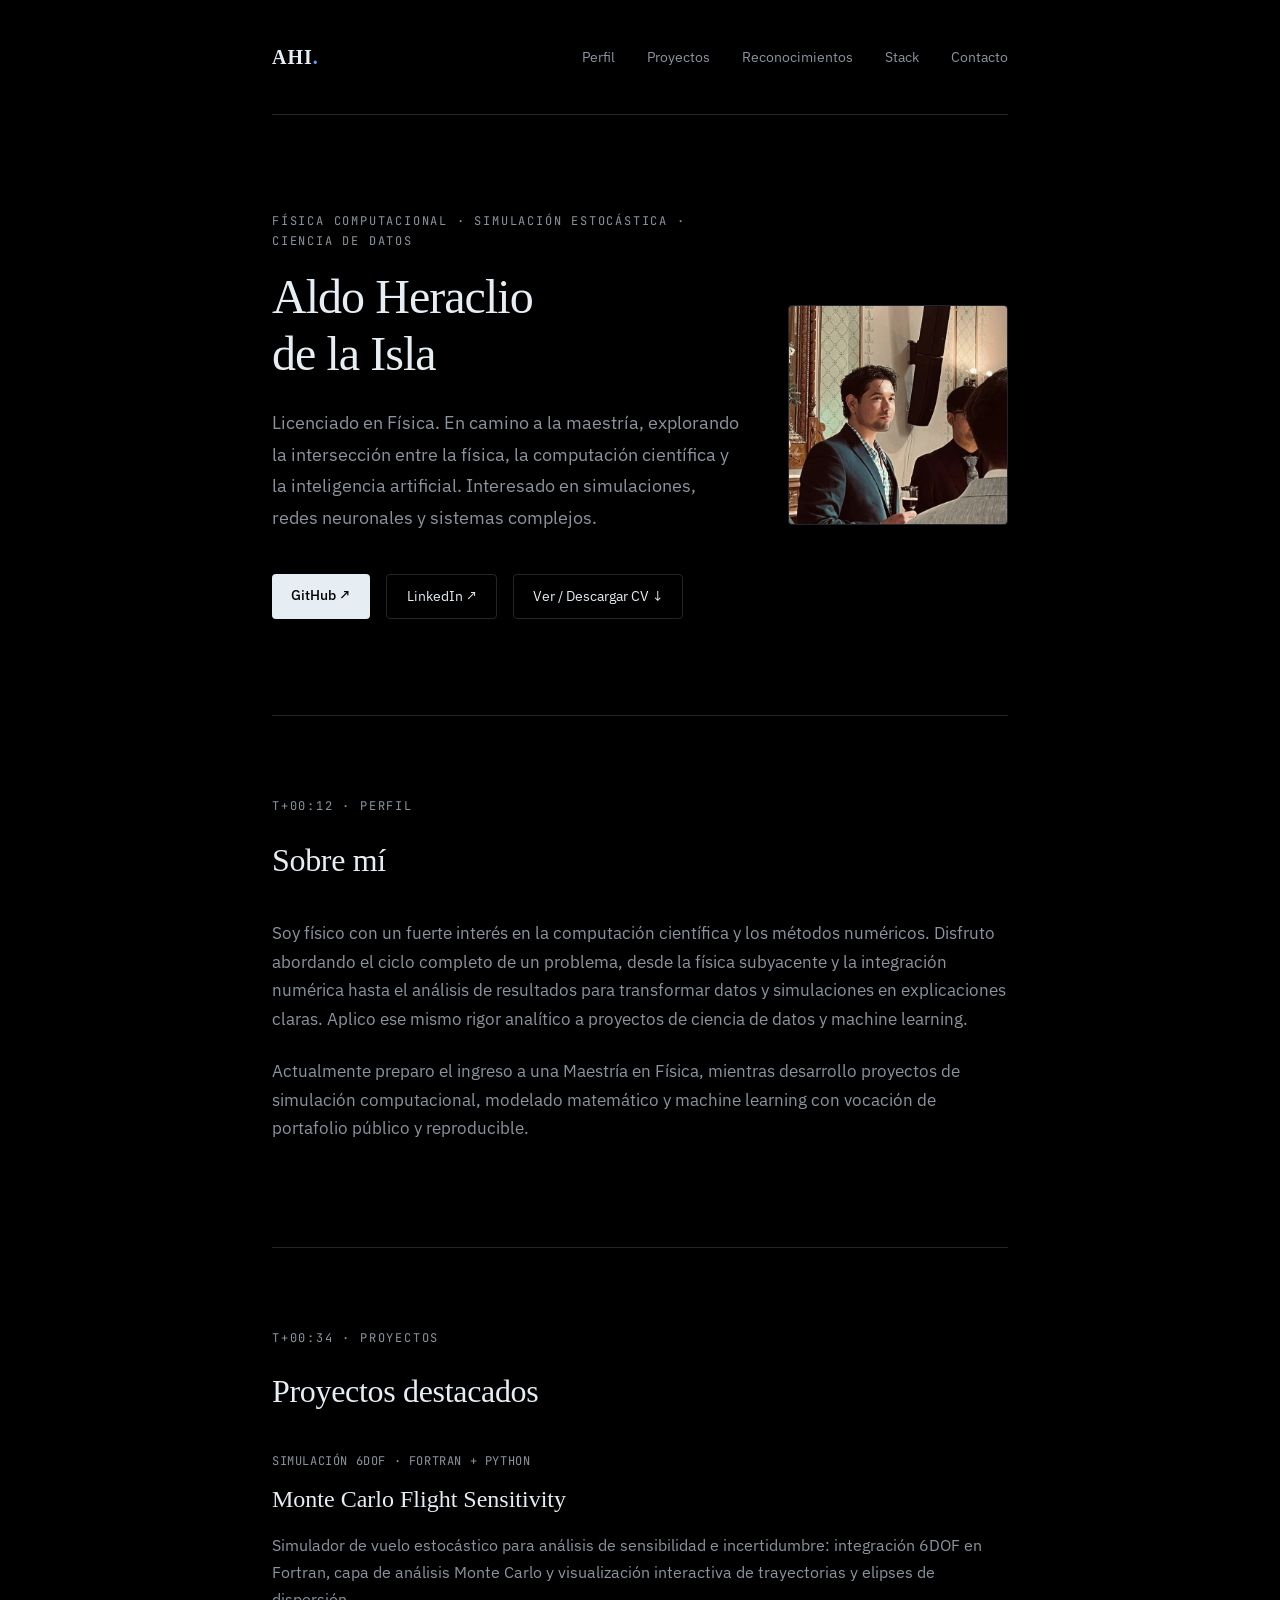
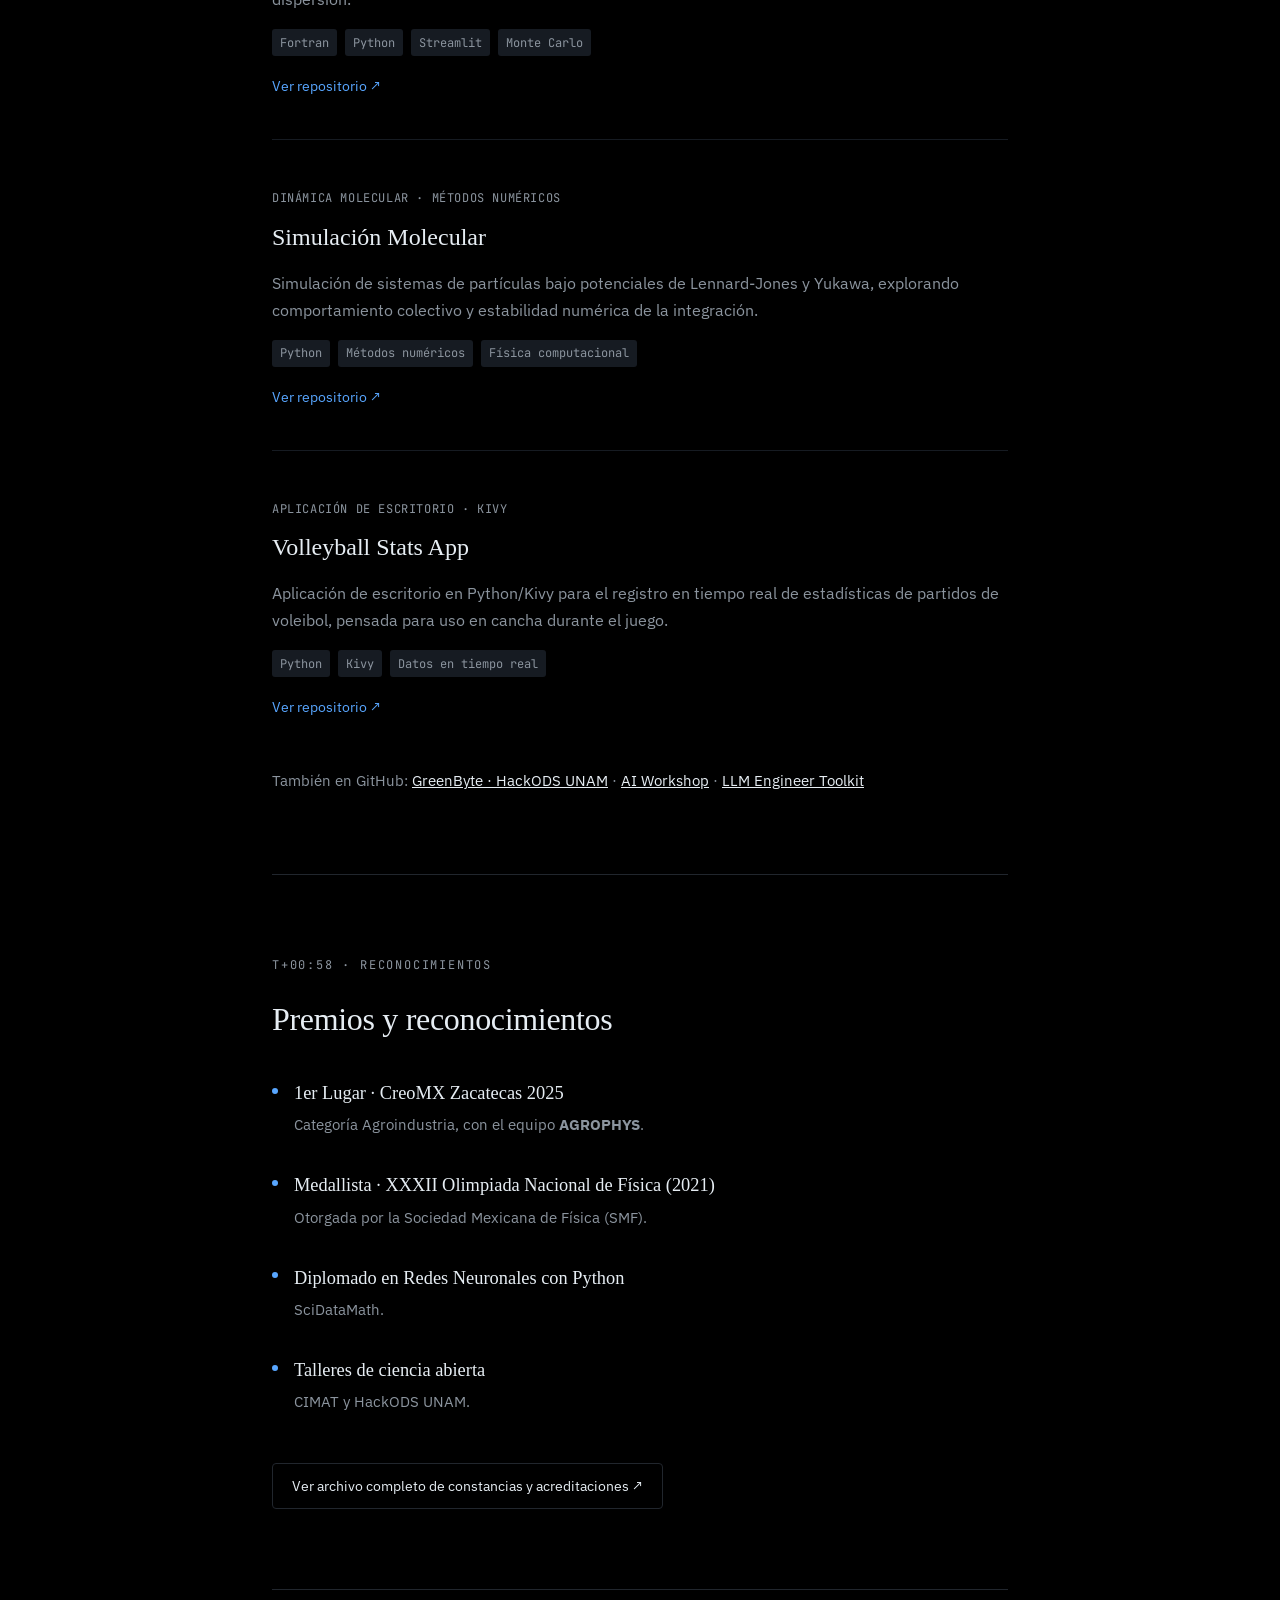
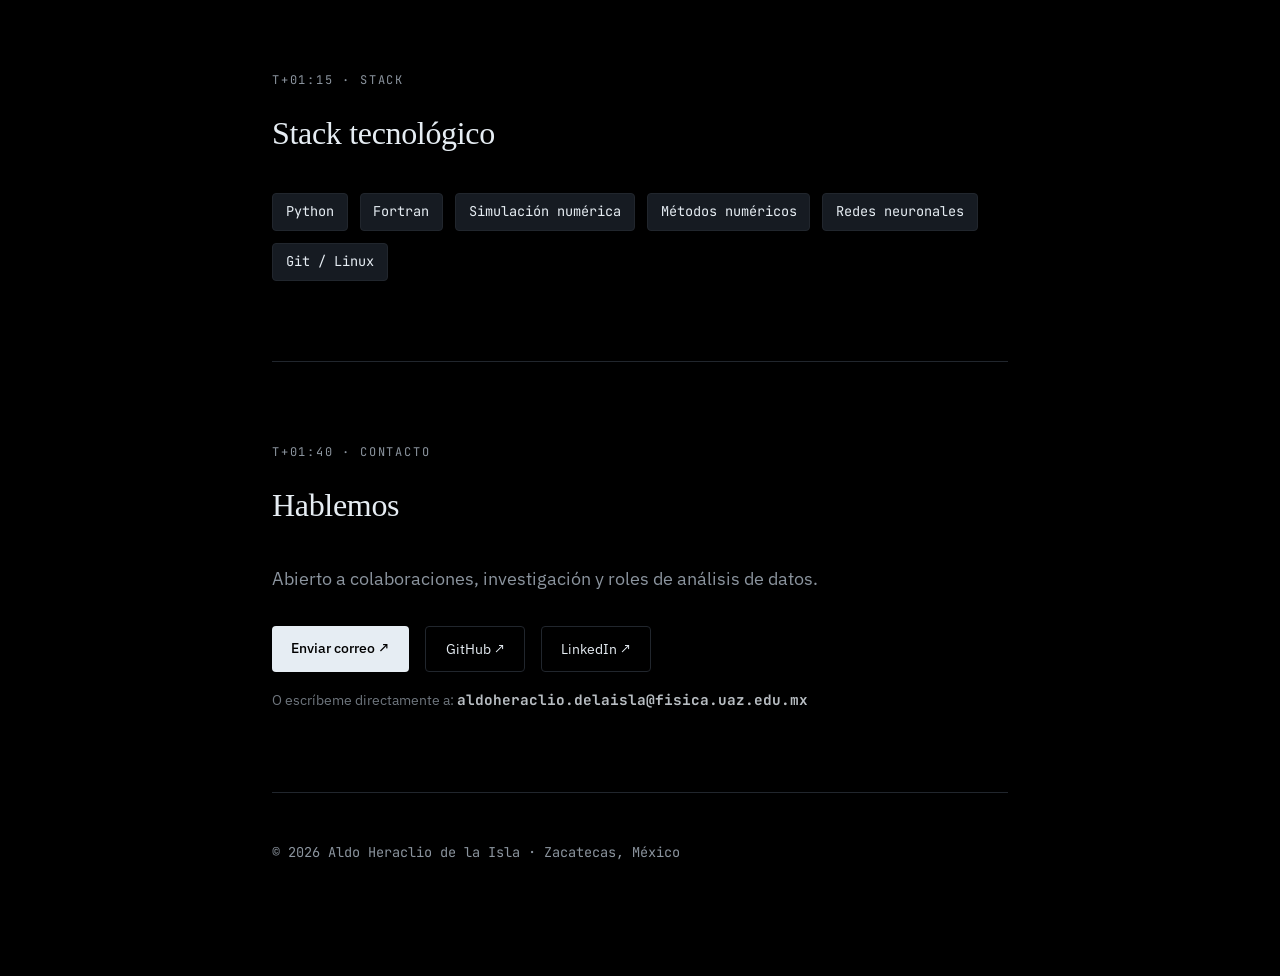
<file: index.html>
<!DOCTYPE html>
<html lang="es">
<head>
<meta charset="UTF-8">
<meta name="viewport" content="width=device-width, initial-scale=1.0">
<title>Aldo Heraclio de la Isla · Física Computacional & Simulación</title>
<meta name="description" content="Portafolio de Aldo Heraclio de la Isla — física computacional, simulación numérica, modelado estocástico e inteligencia artificial.">

<link rel="preconnect" href="https://fonts.googleapis.com">
<link rel="preconnect" href="https://fonts.gstatic.com" crossorigin>
<link href="https://fonts.googleapis.com/css2?family=JetBrains+Mono:wght@400;500;600;700&family=IBM+Plex+Sans:wght@400;500;600&display=swap" rel="stylesheet">

<link rel="stylesheet" href="css/style.css">
</head>
<body>

<div class="grid-overlay" aria-hidden="true"></div>

<!-- NAV -->
<header class="nav" id="nav">
  <a href="#top" class="nav__logo">AHI<span class="dot">.</span></a>
  <nav class="nav__links">
    <a href="#about">Perfil</a>
    <a href="#projects">Proyectos</a>
    <a href="#awards">Reconocimientos</a>
    <a href="#skills">Stack</a>
    <a href="#contact">Contacto</a>
  </nav>
  <button class="nav__toggle" id="navToggle" aria-label="Abrir menú" aria-expanded="false">
    <span></span><span></span><span></span>
  </button>
</header>

<!-- HERO -->
<section class="hero" id="top">
  <div class="hero__container">
    <div class="hero__content">
      <p class="eyebrow">FÍSICA COMPUTACIONAL · SIMULACIÓN ESTOCÁSTICA · CIENCIA DE DATOS</p>
      <h1 class="hero__title">Aldo Heraclio<br>de la Isla</h1>
      <p class="hero__subtitle">
       Licenciado en Física. En camino a la maestría, explorando la intersección entre la física, 
       la computación científica y la inteligencia artificial. Interesado en simulaciones, redes neuronales y sistemas complejos.
      </p>

      <div class="hero__cta">
        <a href="https://github.com/IslaDAldo" target="_blank" rel="noopener" class="btn btn--primary">
          GitHub ↗
        </a>
        <a href="https://www.linkedin.com/in/aldo-heraclio-de-la-isla/" target="_blank" rel="noopener" class="btn btn--ghost">
          LinkedIn ↗
        </a>
        <a href="cv.html" class="btn btn--ghost">
          Ver / Descargar CV ↓
        </a>
      </div>
    </div>

    <div class="hero__image-wrapper">
      <img src="assets/img/profile.jpg" alt="Aldo Heraclio de la Isla" class="hero__image">
    </div>
  </div>
</section>

<!-- ABOUT -->
<section class="section" id="about">
  <p class="section__tag">T+00:12 · PERFIL</p>
  <div class="section__body">
    <h2 class="section__title">Sobre mí</h2>
    <p>
      Soy físico con un fuerte interés en la computación científica y los métodos numéricos. 
      Disfruto abordando el ciclo completo de un problema, desde la física subyacente y la integración 
      numérica hasta el análisis de resultados para transformar datos y simulaciones en explicaciones claras. 
      Aplico ese mismo rigor analítico a proyectos de ciencia de datos y machine learning. 

    </p>
    <p>
      Actualmente preparo el ingreso a una Maestría en Física, mientras desarrollo proyectos de
      simulación computacional, modelado matemático y machine learning con vocación de portafolio
      público y reproducible.
    </p>
  </div>
</section>

<!-- PROJECTS -->
<section class="section" id="projects">
  <p class="section__tag">T+00:34 · PROYECTOS</p>
  <h2 class="section__title">Proyectos destacados</h2>

  <div class="cards">
    <article class="card">
      <p class="card__meta">SIMULACIÓN 6DOF · FORTRAN + PYTHON</p>
      <h3 class="card__title">Monte Carlo Flight Sensitivity</h3>
      <p class="card__desc">
        Simulador de vuelo estocástico para análisis de sensibilidad e incertidumbre:
        integración 6DOF en Fortran, capa de análisis Monte Carlo y visualización
        interactiva de trayectorias y elipses de dispersión.
      </p>
      <div class="card__tags"><span>Fortran</span><span>Python</span><span>Streamlit</span><span>Monte Carlo</span></div>
      <a href="https://github.com/IslaDAldo/Monte_Carlo_Flight_Sensitivity" target="_blank" rel="noopener" class="card__link">Ver repositorio ↗</a>
    </article>

    <article class="card">
      <p class="card__meta">DINÁMICA MOLECULAR · MÉTODOS NUMÉRICOS</p>
      <h3 class="card__title">Simulación Molecular</h3>
      <p class="card__desc">
        Simulación de sistemas de partículas bajo potenciales de Lennard-Jones y Yukawa,
        explorando comportamiento colectivo y estabilidad numérica de la integración.
      </p>
      <div class="card__tags"><span>Python</span><span>Métodos numéricos</span><span>Física computacional</span></div>
      <a href="https://github.com/IslaDAldo/Simulacion-Molecular" target="_blank" rel="noopener" class="card__link">Ver repositorio ↗</a>
    </article>

    <article class="card">
      <p class="card__meta">APLICACIÓN DE ESCRITORIO · KIVY</p>
      <h3 class="card__title">Volleyball Stats App</h3>
      <p class="card__desc">
        Aplicación de escritorio en Python/Kivy para el registro en tiempo real de
        estadísticas de partidos de voleibol, pensada para uso en cancha durante el juego.
      </p>
      <div class="card__tags"><span>Python</span><span>Kivy</span><span>Datos en tiempo real</span></div>
      <a href="https://github.com/IslaDAldo/Volleyball_Stats_App" target="_blank" rel="noopener" class="card__link">Ver repositorio ↗</a>
    </article>
  </div>

  <p class="cards__more">
    También en GitHub:
    <a href="https://github.com/IslaDAldo/GreenByte_HackODS_UNAM" target="_blank" rel="noopener">GreenByte · HackODS UNAM</a> ·
    <a href="https://github.com/IslaDAldo/AI_Workshop" target="_blank" rel="noopener">AI Workshop</a> ·
    <a href="https://github.com/IslaDAldo/llm-engineer-toolkit" target="_blank" rel="noopener">LLM Engineer Toolkit</a>
  </p>
</section>

<!-- AWARDS -->
<section class="section" id="awards">
  <p class="section__tag">T+00:58 · RECONOCIMIENTOS</p>
  <h2 class="section__title">Premios y reconocimientos</h2>

  <ul class="awards">
    <li class="award">
      <span class="award__mark"></span>
      <div>
        <h3>1er Lugar · CreoMX Zacatecas 2025</h3>
        <p>Categoría Agroindustria, con el equipo <strong>AGROPHYS</strong>.</p>
      </div>
    </li>
    <li class="award">
      <span class="award__mark"></span>
      <div>
        <h3>Medallista · XXXII Olimpiada Nacional de Física (2021)</h3>
        <p>Otorgada por la Sociedad Mexicana de Física (SMF).</p>
      </div>
    </li>
    <li class="award">
      <span class="award__mark"></span>
      <div>
        <h3>Diplomado en Redes Neuronales con Python</h3>
        <p>SciDataMath.</p>
      </div>
    </li>
    <li class="award">
      <span class="award__mark"></span>
      <div>
        <h3>Talleres de ciencia abierta</h3>
        <p>CIMAT y HackODS UNAM.</p>
      </div>
    </li>
  </ul>

  <!-- Botón discreto que lleva a la página secundaria de constancias -->
  <div style="margin-top: 3rem;">
    <a href="constancias.html" class="btn btn--ghost">
      Ver archivo completo de constancias y acreditaciones ↗
    </a>
  </div>
</section>

<!-- SKILLS -->
<section class="section" id="skills">
  <p class="section__tag">T+01:15 · STACK</p>
  <h2 class="section__title">Stack tecnológico</h2>

  <div class="skills">
    <span class="skill">Python</span>
    <span class="skill">Fortran</span>
    <span class="skill">Simulación numérica</span>
    <span class="skill">Métodos numéricos</span>
    <span class="skill">Redes neuronales</span>
    <span class="skill">Git / Linux</span>
  </div>
</section>

<!-- CONTACT -->
<section class="section section--contact" id="contact">
  <p class="section__tag">T+01:40 · CONTACTO</p>
  <h2 class="section__title">Hablemos</h2>
  <p class="contact__lead">Abierto a colaboraciones, investigación y roles de análisis de datos.</p>

  <div class="contact__links">
    <a href="mailto:aldoheraclio.delaisla@fisica.uaz.edu.mx" class="btn btn--primary">Enviar correo ↗</a>
    <a href="https://github.com/IslaDAldo" target="_blank" rel="noopener" class="btn btn--ghost">GitHub ↗</a>
    <a href="https://www.linkedin.com/in/aldo-heraclio-de-la-isla/" target="_blank" rel="noopener" class="btn btn--ghost">LinkedIn ↗</a>
  </div>
  <p class="contact__direct-email" style="margin-top: 1rem; font-size: 0.9rem; opacity: 0.8;">
    O escríbeme directamente a: <strong>aldoheraclio.delaisla@fisica.uaz.edu.mx</strong>
  </p>
</section>

<footer class="footer">
  <p>© <span id="year"></span> Aldo Heraclio de la Isla · Zacatecas, México</p>
</footer>

<script src="js/main.js"></script>
</body>
</html>
</file>
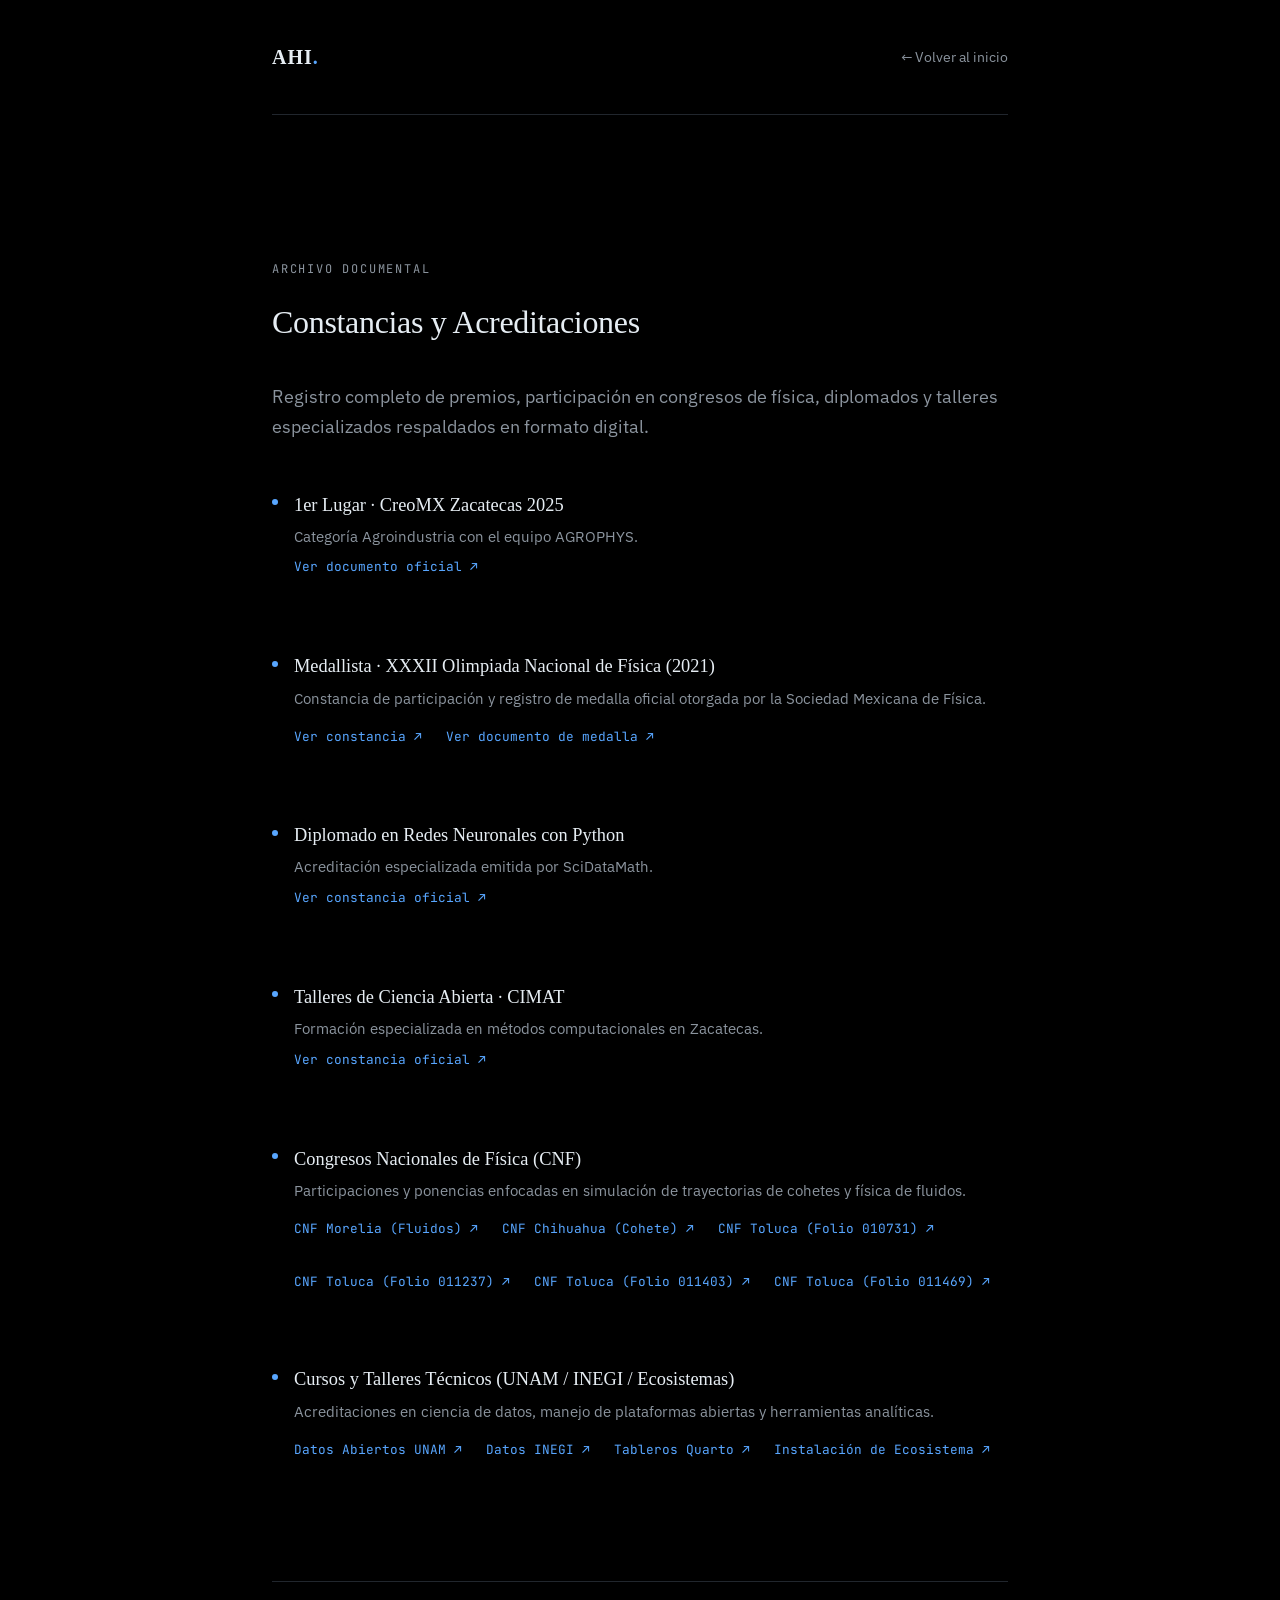
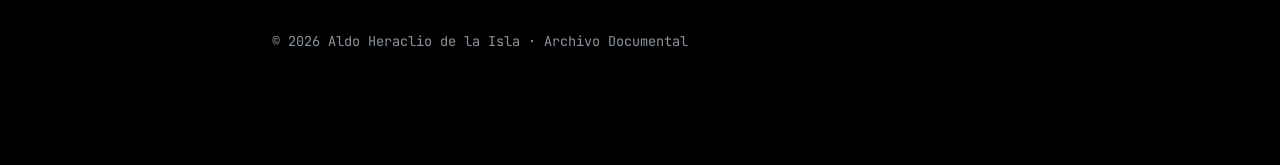
<file: constancias.html>
<!DOCTYPE html>
<html lang="es">
<head>
<meta charset="UTF-8">
<meta name="viewport" content="width=device-width, initial-scale=1.0">
<title>Archivo de Constancias · Aldo Heraclio de la Isla</title>
<meta name="description" content="Repositorio documental y constancias oficiales de Aldo Heraclio de la Isla.">

<link rel="preconnect" href="https://fonts.googleapis.com">
<link rel="preconnect" href="https://fonts.gstatic.com" crossorigin>
<link href="https://fonts.googleapis.com/css2?family=JetBrains+Mono:wght@400;500;600;700&family=IBM+Plex+Sans:wght@400;500;600&display=swap" rel="stylesheet">

<link rel="stylesheet" href="css/style.css">
</head>
<body>

<!-- NAV -->
<header class="nav" id="nav">
  <a href="index.html" class="nav__logo">AHI<span class="dot">.</span></a>
  <nav class="nav__links">
    <a href="index.html#top">← Volver al inicio</a>
  </nav>
</header>

<!-- SECTION -->
<section class="section" style="border-bottom: none;">
  <p class="section__tag">ARCHIVO DOCUMENTAL</p>
  <h2 class="section__title">Constancias y Acreditaciones</h2>
  <p class="contact__lead" style="margin-bottom: 3rem;">
    Registro completo de premios, participación en congresos de física, diplomados y talleres especializados respaldados en formato digital.
  </p>

  <ul class="awards">
    <li class="award" style="margin-bottom: 2.5rem;">
      <span class="award__mark"></span>
      <div>
        <h3>1er Lugar · CreoMX Zacatecas 2025</h3>
        <p>Categoría Agroindustria con el equipo AGROPHYS.</p>
        <a href="assets/pdf/CreoMX_Zacatecas.jpeg" target="_blank" rel="noopener" class="award__link">Ver documento oficial ↗</a>
      </div>
    </li>

    <li class="award" style="margin-bottom: 2.5rem;">
      <span class="award__mark"></span>
      <div>
        <h3>Medallista · XXXII Olimpiada Nacional de Física (2021)</h3>
        <p>Constancia de participación y registro de medalla oficial otorgada por la Sociedad Mexicana de Física.</p>
        <div style="display: flex; gap: 1.5rem; flex-wrap: wrap; margin-top: 0.5rem;">
          <a href="assets/pdf/2021-onf-Aldo1_Constancia.pdf" target="_blank" rel="noopener" class="award__link">Ver constancia ↗</a>
          <a href="assets/pdf/2021-onf-Aldo2_Medalla.pdf" target="_blank" rel="noopener" class="award__link">Ver documento de medalla ↗</a>
        </div>
      </div>
    </li>

    <li class="award" style="margin-bottom: 2.5rem;">
      <span class="award__mark"></span>
      <div>
        <h3>Diplomado en Redes Neuronales con Python</h3>
        <p>Acreditación especializada emitida por SciDataMath.</p>
        <a href="assets/pdf/Scidatamath_Redes_Neuronales_Py_2025_constancia_26.pdf" target="_blank" rel="noopener" class="award__link">Ver constancia oficial ↗</a>
      </div>
    </li>

    <li class="award" style="margin-bottom: 2.5rem;">
      <span class="award__mark"></span>
      <div>
        <h3>Talleres de Ciencia Abierta · CIMAT</h3>
        <p>Formación especializada en métodos computacionales en Zacatecas.</p>
        <a href="assets/pdf/Constancia_Workshop_CIMAT.jpeg" target="_blank" rel="noopener" class="award__link">Ver constancia oficial ↗</a>
      </div>
    </li>

    <li class="award" style="margin-bottom: 2.5rem;">
      <span class="award__mark"></span>
      <div>
        <h3>Congresos Nacionales de Física (CNF)</h3>
        <p>Participaciones y ponencias enfocadas en simulación de trayectorias de cohetes y física de fluidos.</p>
        <div style="display: flex; gap: 1.5rem; flex-wrap: wrap; margin-top: 0.5rem;">
          <a href="assets/pdf/CNF_LXVI_Morelia.pdf" target="_blank" rel="noopener" class="award__link">CNF Morelia (Fluidos) ↗</a>
          <a href="assets/pdf/CNF_LXVII_Chihuahua.pdf" target="_blank" rel="noopener" class="award__link">CNF Chihuahua (Cohete) ↗</a>
          <a href="assets/pdf/CNF_LXVIII-010731_Toluca.pdf" target="_blank" rel="noopener" class="award__link">CNF Toluca (Folio 010731) ↗</a>
          <a href="assets/pdf/CNF_LXVIII-011237_Toluca.pdf" target="_blank" rel="noopener" class="award__link">CNF Toluca (Folio 011237) ↗</a>
          <a href="assets/pdf/CNF_LXVIII-011403_Toluca.pdf" target="_blank" rel="noopener" class="award__link">CNF Toluca (Folio 011403) ↗</a>
          <a href="assets/pdf/CNF_LXVIII-011469_Toluca.pdf" target="_blank" rel="noopener" class="award__link">CNF Toluca (Folio 011469) ↗</a>
        </div>
      </div>
    </li>

    <li class="award" style="margin-bottom: 2.5rem;">
      <span class="award__mark"></span>
      <div>
        <h3>Cursos y Talleres Técnicos (UNAM / INEGI / Ecosistemas)</h3>
        <p>Acreditaciones en ciencia de datos, manejo de plataformas abiertas y herramientas analíticas.</p>
        <div style="display: flex; gap: 1.5rem; flex-wrap: wrap; margin-top: 0.5rem;">
          <a href="assets/pdf/PortalDeDatosAbiertosDeLaUNAM_002.pdf" target="_blank" rel="noopener" class="award__link">Datos Abiertos UNAM ↗</a>
          <a href="assets/pdf/TallerDeUsoDeDatosDelNEGI_002.pdf" target="_blank" rel="noopener" class="award__link">Datos INEGI ↗</a>
          <a href="assets/pdf/QuartoParaTablerosDeDatost_001.pdf" target="_blank" rel="noopener" class="award__link">Tableros Quarto ↗</a>
          <a href="assets/pdf/InstalacionDeEcosistema_003.pdf" target="_blank" rel="noopener" class="award__link">Instalación de Ecosistema ↗</a>
        </div>
      </div>
    </li>
  </ul>
</section>

<footer class="footer">
  <p>© <span id="year"></span> Aldo Heraclio de la Isla · Archivo Documental</p>
</footer>

<script src="js/main.js"></script>
</body>
</html>
</file>
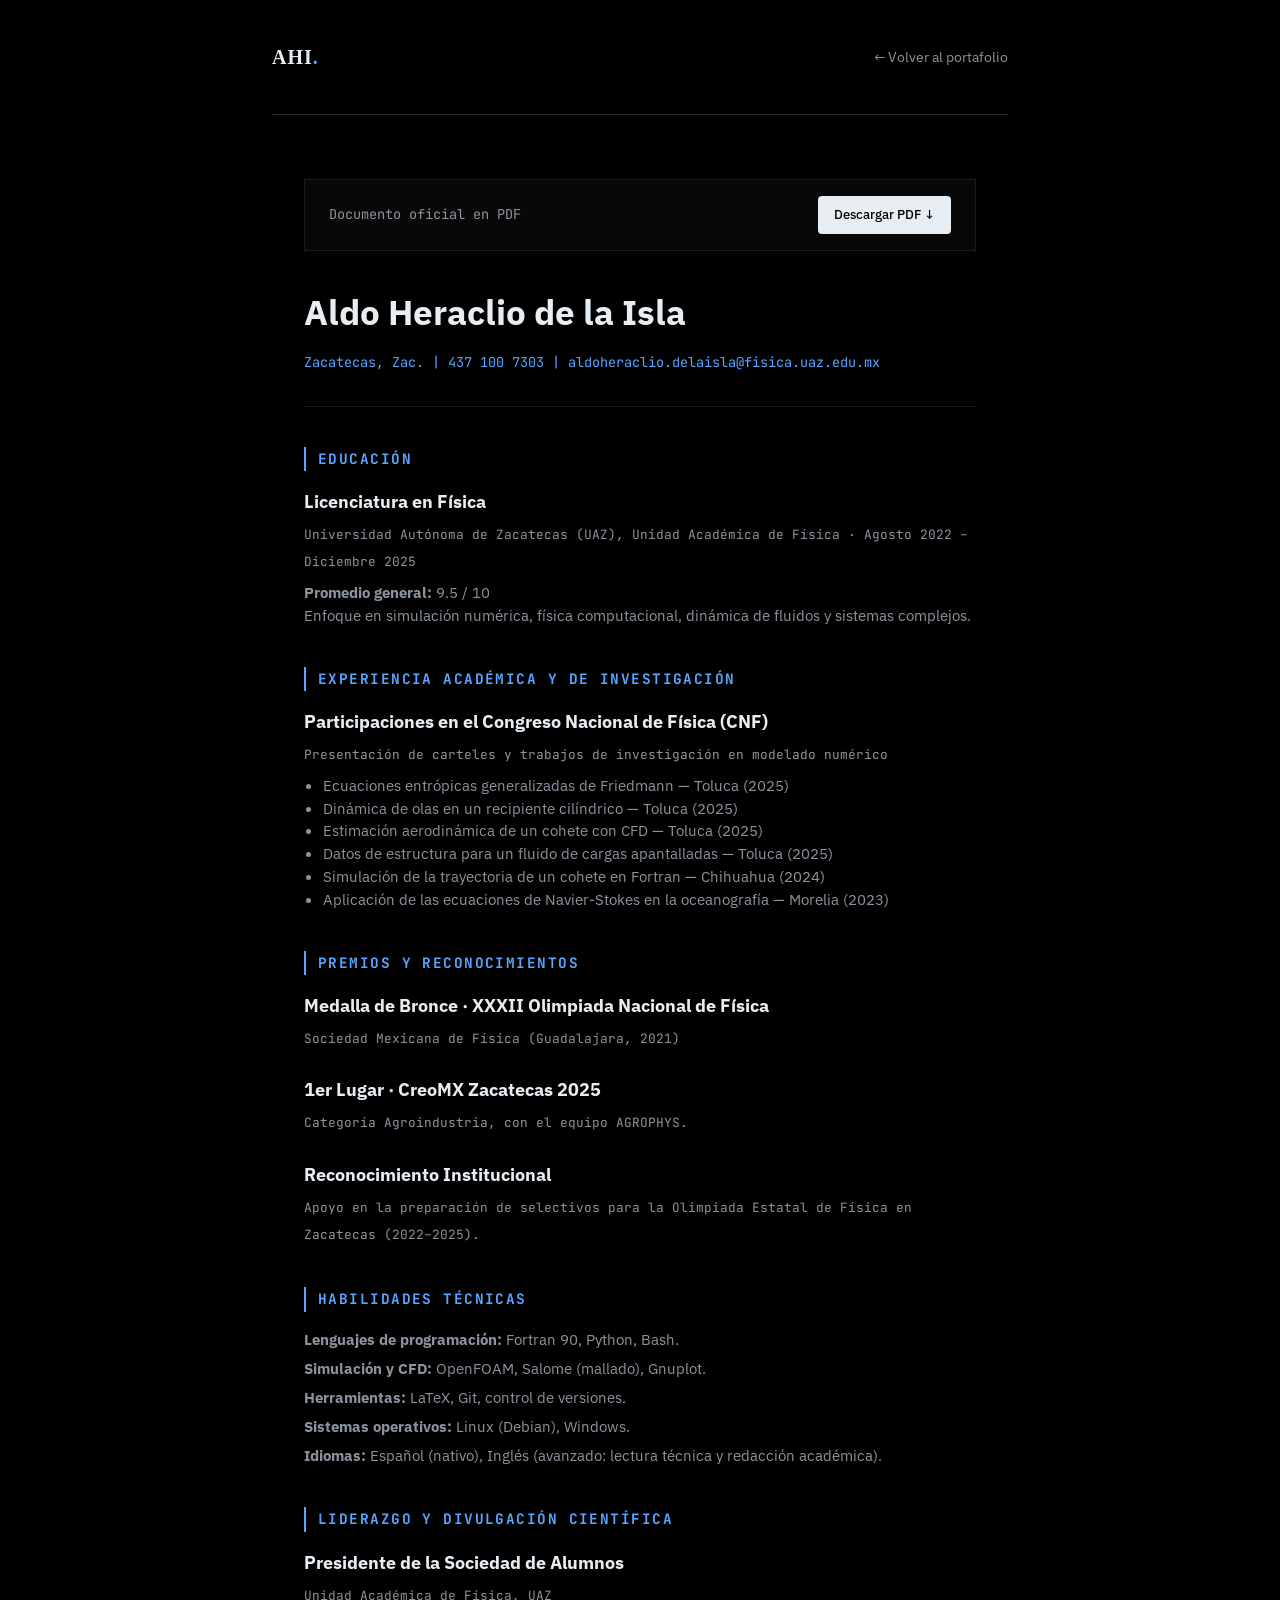
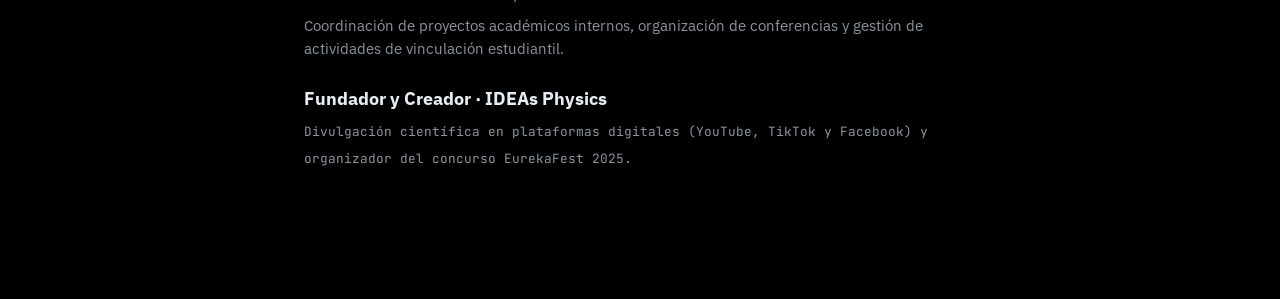
<file: cv.html>
<!DOCTYPE html>
<html lang="es">
<head>
<meta charset="UTF-8">
<meta name="viewport" content="width=device-width, initial-scale=1.0">
<title>CV · Aldo Heraclio de la Isla</title>
<link rel="preconnect" href="https://fonts.googleapis.com">
<link rel="preconnect" href="https://fonts.gstatic.com" crossorigin>
<link href="https://fonts.googleapis.com/css2?family=JetBrains+Mono:wght@400;500;600&family=IBM+Plex+Sans:wght@400;500;600&display=swap" rel="stylesheet">
<link rel="stylesheet" href="css/style.css">
<style>
  /* Estilos específicos y limpios para lectura y exportación del CV */
  .cv-container {
    max-width: 800px;
    margin: 4rem auto;
    padding: 0 2rem;
  }
  .cv-header {
    border-bottom: 1px solid rgba(255,255,255,0.1);
    padding-bottom: 2rem;
    margin-bottom: 2.5rem;
  }
  .cv-header h1 {
    font-size: 2.2rem;
    color: var(--text-main);
    margin-bottom: 0.5rem;
  }
  .cv-header p {
    font-family: var(--font-mono);
    font-size: 0.85rem;
    color: var(--accent);
  }
  .cv-section {
    margin-bottom: 2.5rem;
  }
  .cv-section h3 {
    font-family: var(--font-mono);
    font-size: 0.9rem;
    letter-spacing: 0.1em;
    color: var(--accent);
    text-transform: uppercase;
    margin-bottom: 1rem;
    border-left: 2px solid var(--accent);
    padding-left: 0.75rem;
  }
  .cv-item {
    margin-bottom: 1.5rem;
  }
  .cv-item h4 {
    font-size: 1.1rem;
    color: var(--text-main);
    margin-bottom: 0.2rem;
  }
  .cv-item span {
    font-family: var(--font-mono);
    font-size: 0.8rem;
    color: var(--text-muted);
  }
  .cv-item p, .cv-item ul {
    font-size: 0.95rem;
    color: var(--text-muted);
    margin-top: 0.4rem;
    line-height: 1.5;
  }
  .cv-item ul {
    padding-left: 1.2rem;
  }

  /* Optimización para impresión limpia en PDF desde el navegador */
  @media print {
    body {
      background-color: #ffffff !important;
      color: #111111 !important;
    }
    header.nav, .print-actions {
      display: none !important;
    }
    .cv-container {
      margin: 0;
      padding: 0;
      max-width: 100%;
    }
    .cv-header h1 { color: #111111 !important; }
    .cv-header p, .cv-section h3 { color: #222222 !important; }
    .cv-item h4 { color: #111111 !important; }
    .cv-item p, .cv-item span, .cv-item ul { color: #444444 !important; }
  }
</style>
</head>
<body>

<!-- NAV -->
<header class="nav" id="nav">
  <a href="index.html" class="nav__logo">AHI<span class="dot">.</span></a>
  <nav class="nav__links">
    <a href="index.html">← Volver al portafolio</a>
  </nav>
</header>

<div class="cv-container">
  
  <!-- ACCIÓN DE DESCARGA DIRECTA -->
  <div class="print-actions" style="margin-bottom: 2rem; display: flex; justify-content: space-between; align-items: center; background: rgba(255,255,255,0.03); padding: 1rem 1.5rem; border: 1px solid rgba(255,255,255,0.08);">
    <span style="font-family: var(--font-mono); font-size: 0.85rem; color: var(--text-muted);">Documento oficial en PDF</span>
    <a href="assets/cv/Aldo_de_la_Isla_CV.pdf" download class="btn btn--primary" style="padding: 0.5rem 1rem; font-size: 0.8rem; text-decoration: none;">Descargar PDF ↓</a>
  </div>

  <div class="cv-header">
    <h1>Aldo Heraclio de la Isla</h1>
    <p>Zacatecas, Zac. | 437 100 7303 | aldoheraclio.delaisla@fisica.uaz.edu.mx</p>
  </div>

  <!-- EDUCACIÓN -->
  <div class="cv-section">
    <h3>Educación</h3>
    <div class="cv-item">
      <h4>Licenciatura en Física</h4>
      <span>Universidad Autónoma de Zacatecas (UAZ), Unidad Académica de Física · Agosto 2022 – Diciembre 2025</span>
      <p><strong>Promedio general:</strong> 9.5 / 10<br>Enfoque en simulación numérica, física computacional, dinámica de fluidos y sistemas complejos.</p>
    </div>
  </div>

  <!-- INVESTIGACIÓN Y CONGRESOS -->
  <div class="cv-section">
    <h3>Experiencia Académica y de Investigación</h3>
    <div class="cv-item">
      <h4>Participaciones en el Congreso Nacional de Física (CNF)</h4>
      <span>Presentación de carteles y trabajos de investigación en modelado numérico</span>
      <ul>
        <li>Ecuaciones entrópicas generalizadas de Friedmann — Toluca (2025)</li>
        <li>Dinámica de olas en un recipiente cilíndrico — Toluca (2025)</li>
        <li>Estimación aerodinámica de un cohete con CFD — Toluca (2025)</li>
        <li>Datos de estructura para un fluido de cargas apantalladas — Toluca (2025)</li>
        <li>Simulación de la trayectoria de un cohete en Fortran — Chihuahua (2024)</li>
        <li>Aplicación de las ecuaciones de Navier-Stokes en la oceanografía — Morelia (2023)</li>
      </ul>
    </div>
  </div>

  <!-- PREMIOS -->
  <div class="cv-section">
    <h3>Premios y Reconocimientos</h3>
    <div class="cv-item">
      <h4>Medalla de Bronce · XXXII Olimpiada Nacional de Física</h4>
      <span>Sociedad Mexicana de Física (Guadalajara, 2021)</span>
    </div>
    <div class="cv-item" style="margin-top: 1rem;">
      <h4>1er Lugar · CreoMX Zacatecas 2025</h4>
      <span>Categoría Agroindustria, con el equipo AGROPHYS.</span>
    </div>
    <div class="cv-item" style="margin-top: 1rem;">
      <h4>Reconocimiento Institucional</h4>
      <span>Apoyo en la preparación de selectivos para la Olimpiada Estatal de Física en Zacatecas (2022–2025).</span>
    </div>
  </div>

  <!-- HABILIDADES -->
  <div class="cv-section">
    <h3>Habilidades Técnicas</h3>
    <div class="cv-item">
      <p><strong>Lenguajes de programación:</strong> Fortran 90, Python, Bash.</p>
      <p><strong>Simulación y CFD:</strong> OpenFOAM, Salome (mallado), Gnuplot.</p>
      <p><strong>Herramientas:</strong> LaTeX, Git, control de versiones.</p>
      <p><strong>Sistemas operativos:</strong> Linux (Debian), Windows.</p>
      <p><strong>Idiomas:</strong> Español (nativo), Inglés (avanzado: lectura técnica y redacción académica).</p>
    </div>
  </div>

  <!-- LIDERAZGO -->
  <div class="cv-section">
    <h3>Liderazgo y Divulgación Científica</h3>
    <div class="cv-item">
      <h4>Presidente de la Sociedad de Alumnos</h4>
      <span>Unidad Académica de Física, UAZ</span>
      <p>Coordinación de proyectos académicos internos, organización de conferencias y gestión de actividades de vinculación estudiantil.</p>
    </div>
    <div class="cv-item" style="margin-top: 1rem;">
      <h4>Fundador y Creador · IDEAs Physics</h4>
      <span>Divulgación científica en plataformas digitales (YouTube, TikTok y Facebook) y organizador del concurso EurekaFest 2025.</span>
    </div>
  </div>

</div>

</body>
</html>
</file>
<file: css/style.css>
/* --- DARK ACADEMIC EDITORIAL STYLESHEET --- */

:root {
  --bg-color: #000000; /* Negro puro (o prueba con #050505 para un negro profundo mate) */
  --text-primary: #e6edf3;
  --text-muted: #8b949e;
  --border-color: #21262d; /* Opcional: oscurece un poco los bordes si lo deseas */
  --accent: #58a6ff;
  --font-serif: 'Georgia', 'Times New Roman', serif;
  --font-sans: 'IBM Plex Sans', -apple-system, sans-serif;
  --font-mono: 'JetBrains Mono', monospace;
}

* {
  box-sizing: border-box;
  margin: 0;
  padding: 0;
}

body {
  background-color: var(--bg-color);
  color: var(--text-primary);
  font-family: var(--font-sans);
  line-height: 1.7;
  max-width: 800px;
  margin: 0 auto;
  padding: 0 2rem 4rem 2rem;
}

/* Ocultar elementos visuales artificiales anteriores */
.grid-overlay {
  display: none;
}

/* NAV */
.nav {
  display: flex;
  justify-content: space-between;
  align-items: center;
  padding: 2.5rem 0;
  border-bottom: 1px solid var(--border-color);
  margin-bottom: 4rem;
}

.nav__logo {
  font-family: var(--font-serif);
  font-size: 1.25rem;
  font-weight: 700;
  color: var(--text-primary);
  text-decoration: none;
  letter-spacing: 0.05em;
}

.dot {
  color: var(--accent);
}

.nav__links {
  display: flex;
  gap: 2rem;
}

.nav__links a {
  color: var(--text-muted);
  text-decoration: none;
  font-size: 0.9rem;
  transition: color 0.2s ease;
}

.nav__links a:hover {
  color: var(--text-primary);
}

.nav__toggle {
  display: none;
}

/* HERO */
.hero {
  padding: 2rem 0 6rem 0;
  border-bottom: 1px solid var(--border-color);
}

.hero__telemetry {
  margin-bottom: 2rem;
  opacity: 0.5;
  max-width: 300px;
}

.hero__svg {
  width: 100%;
  height: auto;
}

.axis { stroke: var(--border-color); stroke-width: 1; }
.dispersion-ellipse { fill: none; stroke: var(--text-muted); stroke-width: 1; stroke-dasharray: 4; }
.trajectory { fill: none; stroke: var(--accent); stroke-width: 1.5; }
.apogee { fill: var(--accent); }
.scatter circle { fill: var(--text-muted); }

.eyebrow {
  font-family: var(--font-mono);
  font-size: 0.75rem;
  letter-spacing: 0.15em;
  color: var(--text-muted);
  margin-bottom: 1rem;
  text-transform: uppercase;
}

.hero__title {
  font-family: var(--font-serif);
  font-size: 3rem;
  font-weight: 400;
  line-height: 1.2;
  margin-bottom: 1.5rem;
  letter-spacing: -0.02em;
}

.hero__subtitle {
  font-size: 1.1rem;
  color: var(--text-muted);
  max-width: 650px;
  margin-bottom: 2.5rem;
  line-height: 1.8;
}

.hero__cta {
  display: flex;
  gap: 1rem;
  flex-wrap: wrap;
}

/* BUTTONS */
.btn {
  display: inline-block;
  padding: 0.6rem 1.2rem;
  font-size: 0.9rem;
  font-family: var(--font-sans);
  text-decoration: none;
  border-radius: 4px;
  transition: all 0.2s ease;
}

.btn--primary {
  background-color: var(--text-primary);
  color: var(--bg-color);
  font-weight: 500;
}

.btn--primary:hover {
  opacity: 0.9;
}

.btn--ghost {
  background-color: transparent;
  color: var(--text-primary);
  border: 1px solid var(--border-color);
}

.btn--ghost:hover {
  border-color: var(--text-primary);
}

/* SECTIONS */
.section {
  padding: 5rem 0;
  border-bottom: 1px solid var(--border-color);
}

.section__tag {
  font-family: var(--font-mono);
  font-size: 0.75rem;
  letter-spacing: 0.15em;
  color: var(--text-muted);
  margin-bottom: 1rem;
  text-transform: uppercase;
}

.section__title {
  font-family: var(--font-serif);
  font-size: 2rem;
  font-weight: 400;
  margin-bottom: 2rem;
  letter-spacing: -0.01em;
}

.section__body p {
  margin-bottom: 1.5rem;
  color: var(--text-muted);
  font-size: 1.05rem;
}

.section__body p strong, .section__body strong {
  color: var(--text-primary);
}

/* CARDS (Editorial List Style) */
.cards {
  display: flex;
  flex-direction: column;
  gap: 3rem;
}

.card {
  padding-bottom: 2.5rem;
  border-bottom: 1px solid #161b22;
}

.card:last-child {
  border-bottom: none;
  padding-bottom: 0;
}

.card__meta {
  font-family: var(--font-mono);
  font-size: 0.75rem;
  color: var(--text-muted);
  margin-bottom: 0.5rem;
  letter-spacing: 0.05em;
}

.card__title {
  font-family: var(--font-serif);
  font-size: 1.5rem;
  font-weight: 400;
  margin-bottom: 0.75rem;
}

.card__desc {
  color: var(--text-muted);
  margin-bottom: 1rem;
  font-size: 1rem;
}

.card__tags {
  display: flex;
  gap: 0.5rem;
  flex-wrap: wrap;
  margin-bottom: 1rem;
}

.card__tags span {
  font-family: var(--font-mono);
  font-size: 0.75rem;
  background-color: #161b22;
  color: var(--text-muted);
  padding: 0.2rem 0.5rem;
  border-radius: 3px;
}

.card__link {
  font-size: 0.9rem;
  color: var(--accent);
  text-decoration: none;
}

.card__link:hover {
  text-decoration: underline;
}

.cards__more {
  margin-top: 3rem;
  font-size: 0.95rem;
  color: var(--text-muted);
}

.cards__more a {
  color: var(--text-primary);
  text-decoration: underline;
}

/* AWARDS */
.awards {
  list-style: none;
  display: flex;
  flex-direction: column;
  gap: 2rem;
}

.award {
  display: flex;
  gap: 1rem;
  align-items: flex-start;
}

.award__mark {
  width: 6px;
  height: 6px;
  background-color: var(--accent);
  border-radius: 50%;
  margin-top: 0.6rem;
  flex-shrink: 0;
}

.award h3 {
  font-family: var(--font-serif);
  font-size: 1.15rem;
  font-weight: 400;
  margin-bottom: 0.2rem;
}

.award p {
  color: var(--text-muted);
  font-size: 0.95rem;
}

/* SKILLS */
.skills {
  display: flex;
  flex-wrap: wrap;
  gap: 0.75rem;
}

.skill {
  font-family: var(--font-mono);
  font-size: 0.85rem;
  background-color: #161b22;
  color: var(--text-primary);
  padding: 0.4rem 0.8rem;
  border-radius: 4px;
  border: 1px solid var(--border-color);
}

/* CONTACT */
.section--contact {
  border-bottom: none;
}

.contact__lead {
  color: var(--text-muted);
  margin-bottom: 2rem;
  font-size: 1.1rem;
}

.contact__links {
  display: flex;
  gap: 1rem;
  flex-wrap: wrap;
  margin-bottom: 1rem;
}

.contact__direct-email {
  font-size: 0.9rem;
  color: var(--text-muted);
}

.contact__direct-email strong {
  color: var(--text-primary);
  font-family: var(--font-mono);
}

/* FOOTER */
.footer {
  padding: 3rem 0;
  border-top: 1px solid var(--border-color);
  font-size: 0.85rem;
  color: var(--text-muted);
  font-family: var(--font-mono);
}

/* RESPONSIVE */
@media (max-width: 768px) {
  body {
    padding: 0 1.25rem 3rem 1.25rem;
  }
  .nav__links {
    display: none;
  }
  .hero__title {
    font-size: 2.25rem;
  }
}

/* --- HERO LAYOUT CON FOTO --- */
.hero__container {
  display: flex;
  align-items: center;
  justify-content: space-between;
  gap: 3rem;
}

.hero__content {
  flex: 1;
}

.hero__image-wrapper {
  flex-shrink: 0;
  width: 220px;
  height: 220px;
}

.hero__image {
  width: 100%;
  height: 100%;
  object-fit: cover;
  border-radius: 4px; /* Cambia a 50% si prefieres que la foto sea circular */
  border: 1px solid var(--border-color);
  filter: grayscale(15%); /* Da un tono ligeramente desaturado, muy elegante y sobrio */
}

/* Ajuste para pantallas pequeñas (móviles) */
@media (max-width: 768px) {
  .hero__container {
    flex-direction: column-reverse;
    align-items: flex-start;
  }
  .hero__image-wrapper {
    width: 160px;
    height: 160px;
    margin-bottom: 1.5rem;
  }
}

/* --- ESTILO PARA ENLACES DE CONSTANCIAS --- */
.award__link {
  display: inline-block;
  margin-top: 0.4rem;
  font-family: var(--font-mono);
  font-size: 0.8rem;
  color: var(--accent);
  text-decoration: none;
  transition: opacity 0.2s ease;
}

.award__link:hover {
  text-decoration: underline;
  opacity: 0.8;
}
</file>
